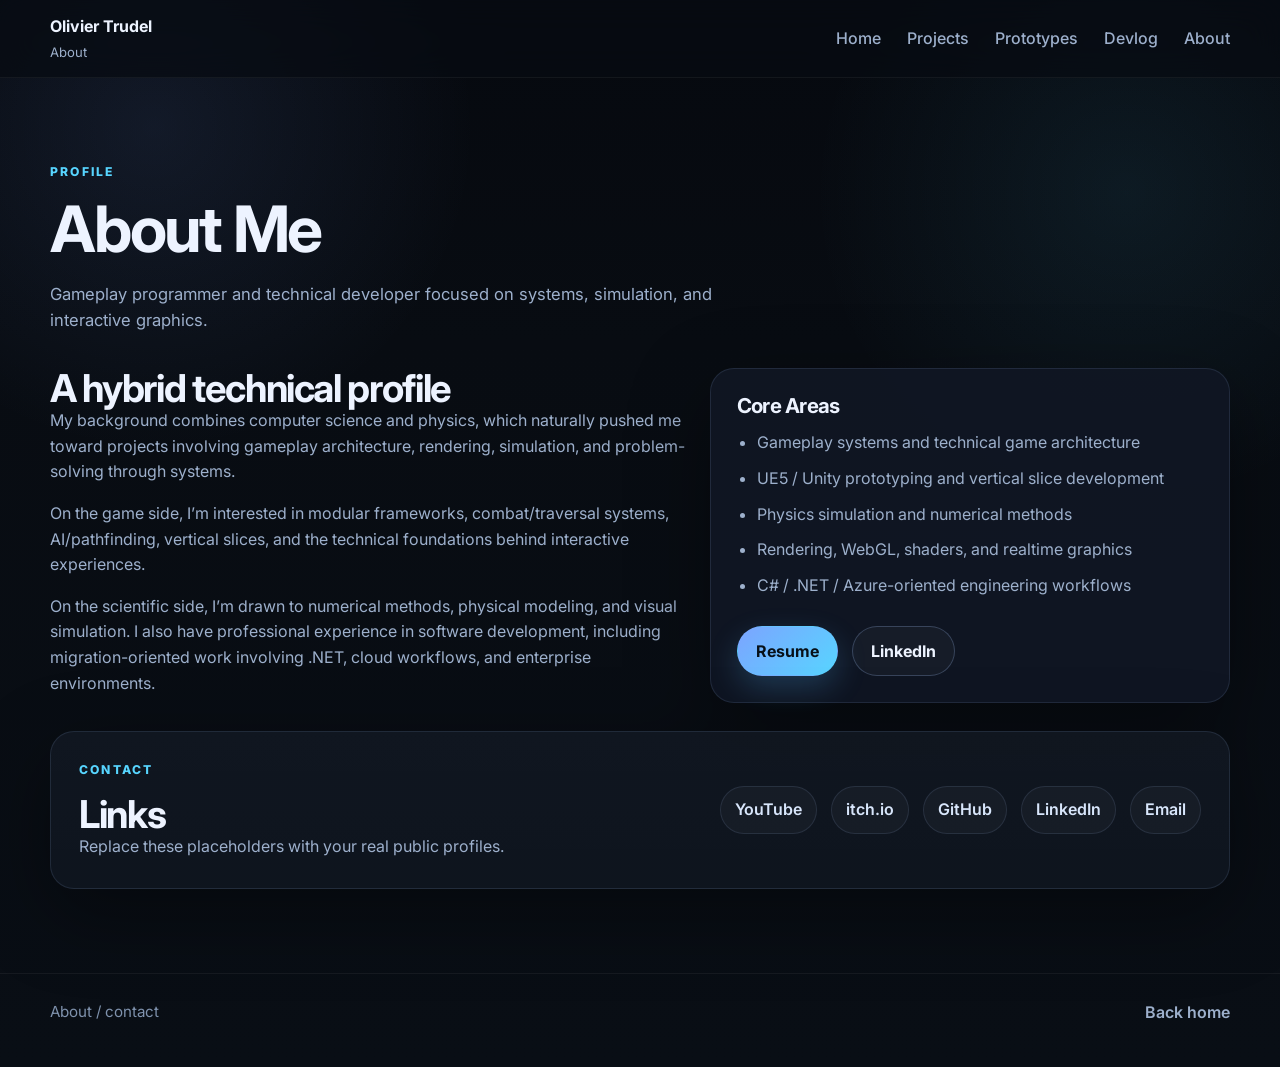
<file: about.html>
<!DOCTYPE html>
<html lang="en">
<head>
    <meta charset="UTF-8" />
    <meta name="viewport" content="width=device-width, initial-scale=1.0" />
    <title>About — Olivier Trudel</title>
    <link rel="preconnect" href="https://fonts.googleapis.com" />
    <link rel="preconnect" href="https://fonts.gstatic.com" crossorigin />
    <link
            href="https://fonts.googleapis.com/css2?family=Inter:wght@400;500;600;700;800&display=swap"
            rel="stylesheet"
    />
    <link rel="stylesheet" href="styles.css" />
</head>
<body>
<div class="page-noise"></div>

<header class="site-header">
    <div class="container nav">
        <a href="index.html" class="brand">
            <span class="brand-title">Olivier Trudel</span>
            <span class="brand-subtitle">About</span>
        </a>

        <button class="menu-toggle" id="menuToggle" aria-label="Toggle menu">
            <span></span>
            <span></span>
        </button>

        <nav class="nav-links" id="navLinks">
            <a href="index.html">Home</a>
            <a href="projects.html">Projects</a>
            <a href="prototypes.html">Prototypes</a>
            <a href="devlog.html">Devlog</a>
            <a href="about.html">About</a>
        </nav>
    </div>
</header>

<main class="section">
    <div class="container">
        <div class="page-intro reveal">
            <p class="eyebrow">Profile</p>
            <h1 class="page-title">About Me</h1>
            <p class="page-subtitle">
                Gameplay programmer and technical developer focused on systems, simulation, and interactive graphics.
            </p>
        </div>

        <div class="about-grid">
            <div class="about-copy reveal">
                <h2>A hybrid technical profile</h2>
                <p>
                    My background combines computer science and physics, which naturally pushed me toward
                    projects involving gameplay architecture, rendering, simulation, and problem-solving through systems.
                </p>
                <p>
                    On the game side, I’m interested in modular frameworks, combat/traversal systems,
                    AI/pathfinding, vertical slices, and the technical foundations behind interactive experiences.
                </p>
                <p>
                    On the scientific side, I’m drawn to numerical methods, physical modeling, and visual simulation.
                    I also have professional experience in software development, including migration-oriented work
                    involving .NET, cloud workflows, and enterprise environments.
                </p>
            </div>

            <div class="about-card reveal">
                <h3>Core Areas</h3>
                <ul>
                    <li>Gameplay systems and technical game architecture</li>
                    <li>UE5 / Unity prototyping and vertical slice development</li>
                    <li>Physics simulation and numerical methods</li>
                    <li>Rendering, WebGL, shaders, and realtime graphics</li>
                    <li>C# / .NET / Azure-oriented engineering workflows</li>
                </ul>

                <div class="about-actions">
                    <a href="#" class="btn btn-primary">Resume</a>
                    <a href="#" class="btn btn-secondary">LinkedIn</a>
                </div>
            </div>
        </div>

        <div class="contact-panel reveal contact-panel-alone">
            <div>
                <p class="eyebrow">Contact</p>
                <h2>Links</h2>
                <p>Replace these placeholders with your real public profiles.</p>
            </div>

            <div class="contact-links">
                <a href="#">YouTube</a>
                <a href="#">itch.io</a>
                <a href="#">GitHub</a>
                <a href="#">LinkedIn</a>
                <a href="#">Email</a>
            </div>
        </div>
    </div>
</main>

<footer class="site-footer">
    <div class="container footer-row">
        <p>About / contact</p>
        <a href="index.html" class="back-top">Back home</a>
    </div>
</footer>

<script src="script.js"></script>
</body>
</html>
</file>
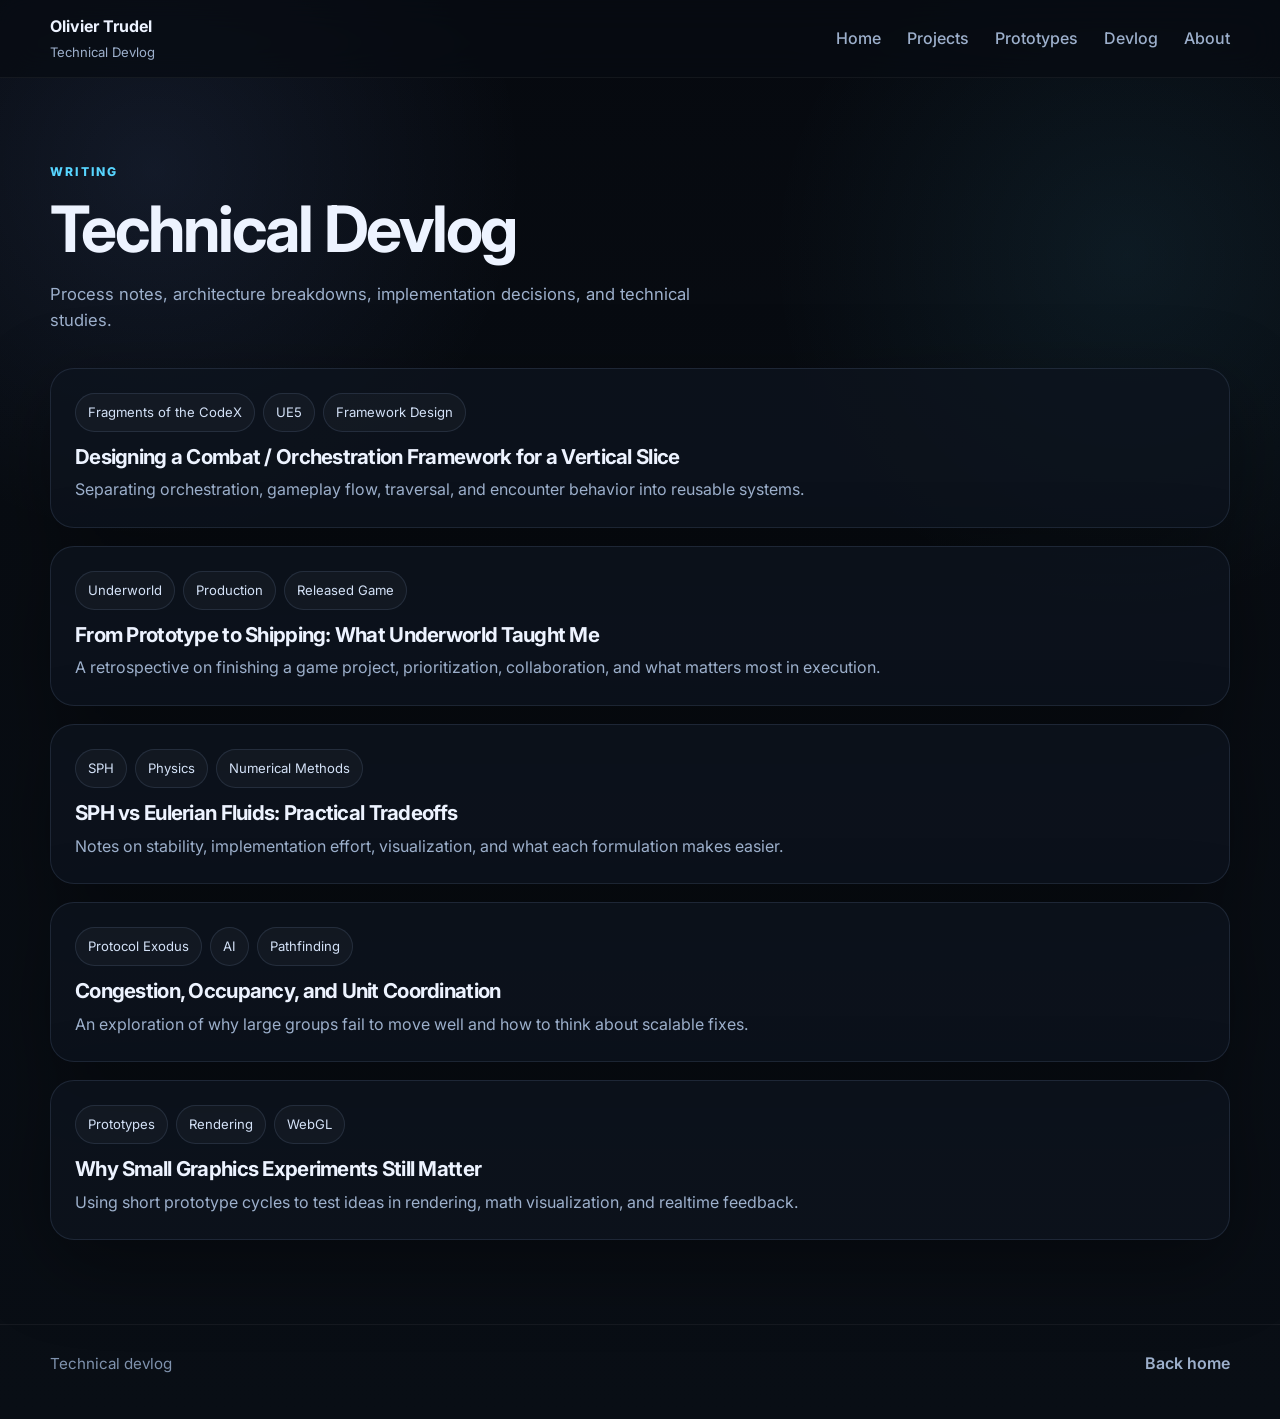
<file: devlog.html>
<!DOCTYPE html>
<html lang="en">
<head>
    <meta charset="UTF-8" />
    <meta name="viewport" content="width=device-width, initial-scale=1.0" />
    <title>Devlog — Olivier Trudel</title>
    <link rel="preconnect" href="https://fonts.googleapis.com" />
    <link rel="preconnect" href="https://fonts.gstatic.com" crossorigin />
    <link
            href="https://fonts.googleapis.com/css2?family=Inter:wght@400;500;600;700;800&display=swap"
            rel="stylesheet"
    />
    <link rel="stylesheet" href="styles.css" />
</head>
<body>
<div class="page-noise"></div>

<header class="site-header">
    <div class="container nav">
        <a href="index.html" class="brand">
            <span class="brand-title">Olivier Trudel</span>
            <span class="brand-subtitle">Technical Devlog</span>
        </a>

        <button class="menu-toggle" id="menuToggle" aria-label="Toggle menu">
            <span></span>
            <span></span>
        </button>

        <nav class="nav-links" id="navLinks">
            <a href="index.html">Home</a>
            <a href="projects.html">Projects</a>
            <a href="prototypes.html">Prototypes</a>
            <a href="devlog.html">Devlog</a>
            <a href="about.html">About</a>
        </nav>
    </div>
</header>

<main class="section">
    <div class="container">
        <div class="page-intro reveal">
            <p class="eyebrow">Writing</p>
            <h1 class="page-title">Technical Devlog</h1>
            <p class="page-subtitle">
                Process notes, architecture breakdowns, implementation decisions, and technical studies.
            </p>
        </div>

        <div class="devlog-list large-devlog-list">
            <article class="devlog-card reveal">
                <div class="devlog-meta">
                    <span>Fragments of the CodeX</span>
                    <span>UE5</span>
                    <span>Framework Design</span>
                </div>
                <h3><a href="fragments-codex.html">Designing a Combat / Orchestration Framework for a Vertical Slice</a></h3>
                <p>
                    Separating orchestration, gameplay flow, traversal, and encounter behavior into reusable systems.
                </p>
            </article>

            <article class="devlog-card reveal">
                <div class="devlog-meta">
                    <span>Underworld</span>
                    <span>Production</span>
                    <span>Released Game</span>
                </div>
                <h3><a href="underworld.html">From Prototype to Shipping: What Underworld Taught Me</a></h3>
                <p>
                    A retrospective on finishing a game project, prioritization, collaboration, and what matters most in execution.
                </p>
            </article>

            <article class="devlog-card reveal">
                <div class="devlog-meta">
                    <span>SPH</span>
                    <span>Physics</span>
                    <span>Numerical Methods</span>
                </div>
                <h3>SPH vs Eulerian Fluids: Practical Tradeoffs</h3>
                <p>
                    Notes on stability, implementation effort, visualization, and what each formulation makes easier.
                </p>
            </article>

            <article class="devlog-card reveal">
                <div class="devlog-meta">
                    <span>Protocol Exodus</span>
                    <span>AI</span>
                    <span>Pathfinding</span>
                </div>
                <h3>Congestion, Occupancy, and Unit Coordination</h3>
                <p>
                    An exploration of why large groups fail to move well and how to think about scalable fixes.
                </p>
            </article>

            <article class="devlog-card reveal">
                <div class="devlog-meta">
                    <span>Prototypes</span>
                    <span>Rendering</span>
                    <span>WebGL</span>
                </div>
                <h3>Why Small Graphics Experiments Still Matter</h3>
                <p>
                    Using short prototype cycles to test ideas in rendering, math visualization, and realtime feedback.
                </p>
            </article>
        </div>
    </div>
</main>

<footer class="site-footer">
    <div class="container footer-row">
        <p>Technical devlog</p>
        <a href="index.html" class="back-top">Back home</a>
    </div>
</footer>

<script src="script.js"></script>
</body>
</html>
</file>
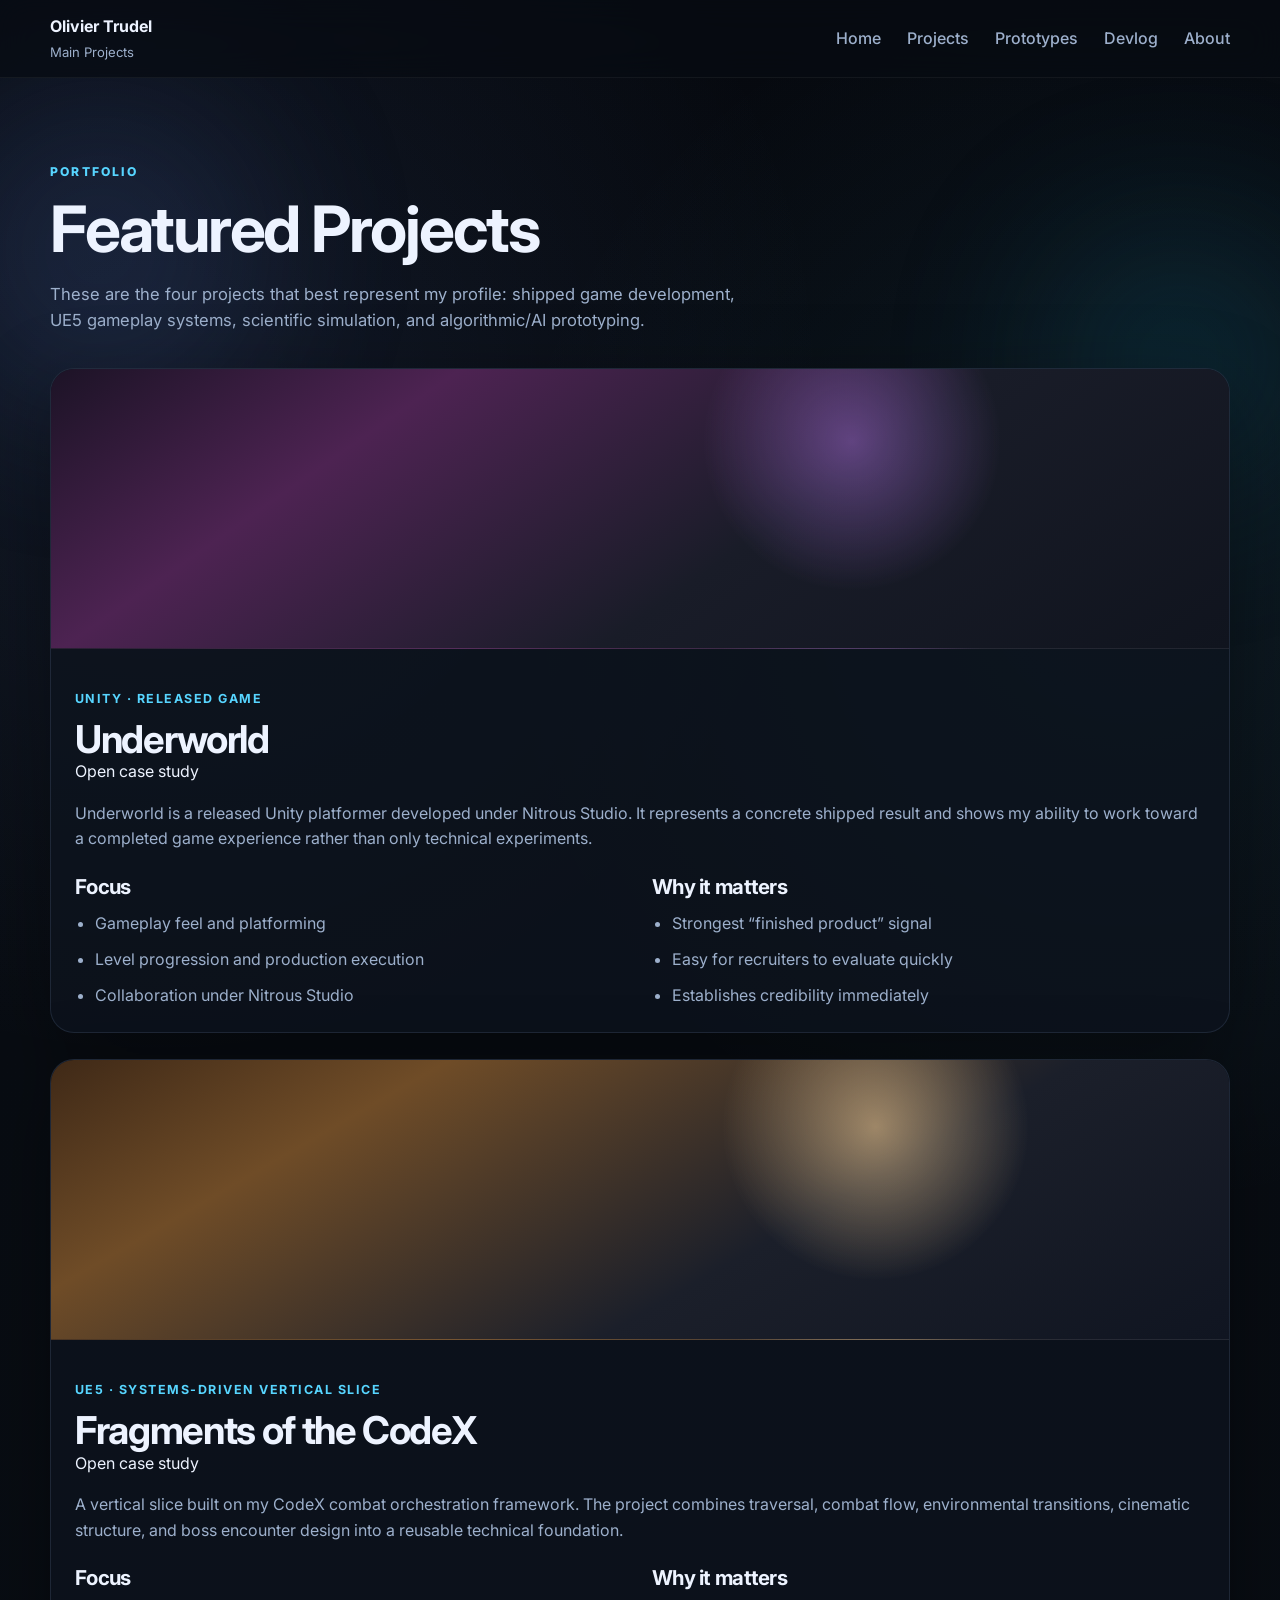
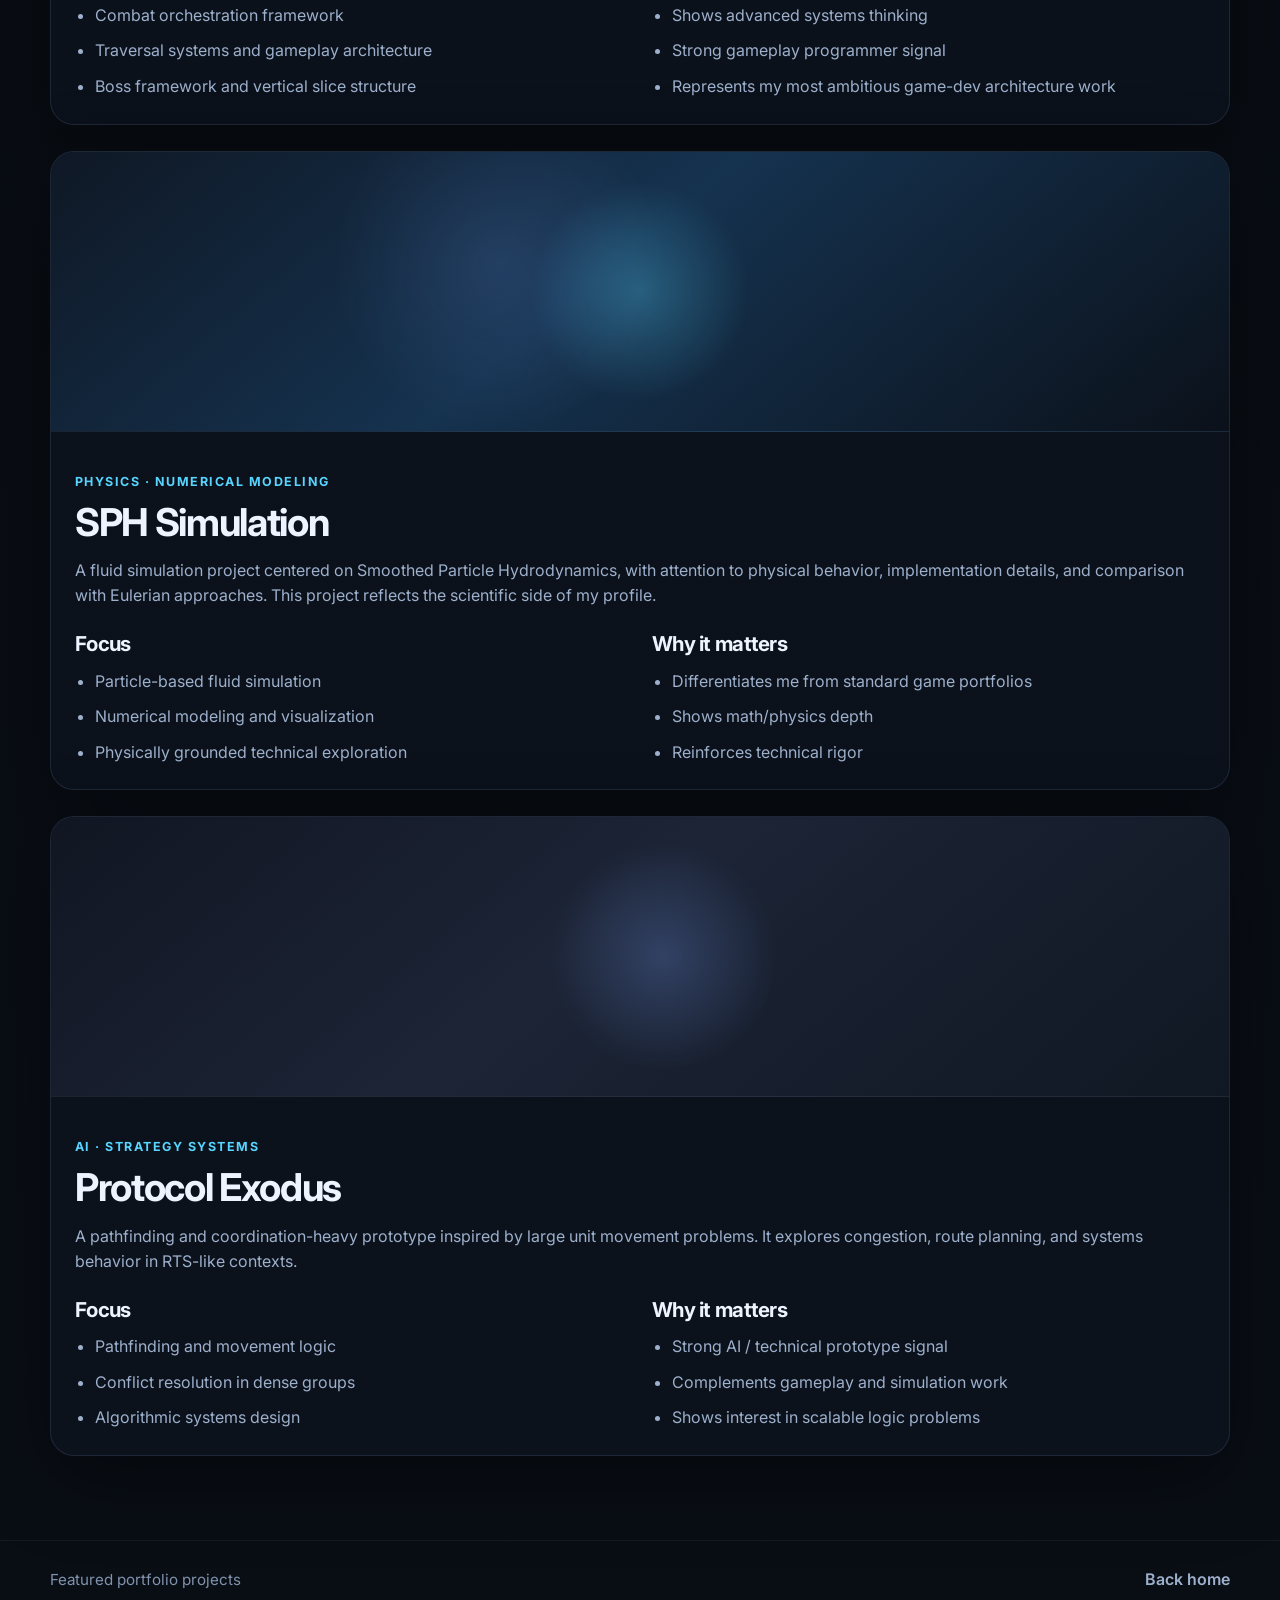
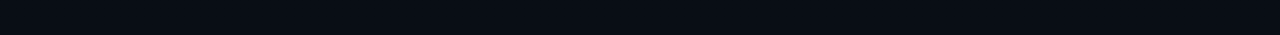
<file: projects.html>
<!DOCTYPE html>
<html lang="en">
<head>
    <meta charset="UTF-8" />
    <meta name="viewport" content="width=device-width, initial-scale=1.0" />
    <title>Projects — Olivier Trudel</title>
    <link rel="preconnect" href="https://fonts.googleapis.com" />
    <link rel="preconnect" href="https://fonts.gstatic.com" crossorigin />
    <link
            href="https://fonts.googleapis.com/css2?family=Inter:wght@400;500;600;700;800&display=swap"
            rel="stylesheet"
    />
    <link rel="stylesheet" href="styles.css" />
</head>
<body>
<div class="page-noise"></div>
<div class="page-glow glow-1"></div>
<div class="page-glow glow-2"></div>

<header class="site-header">
    <div class="container nav">
        <a href="index.html" class="brand">
            <span class="brand-title">Olivier Trudel</span>
            <span class="brand-subtitle">Main Projects</span>
        </a>

        <button class="menu-toggle" id="menuToggle" aria-label="Toggle menu">
            <span></span>
            <span></span>
        </button>

        <nav class="nav-links" id="navLinks">
            <a href="index.html">Home</a>
            <a href="projects.html">Projects</a>
            <a href="prototypes.html">Prototypes</a>
            <a href="devlog.html">Devlog</a>
            <a href="about.html">About</a>
        </nav>
    </div>
</header>

<main class="section">
    <div class="container">
        <div class="page-intro reveal">
            <p class="eyebrow">Portfolio</p>
            <h1 class="page-title">Featured Projects</h1>
            <p class="page-subtitle">
                These are the four projects that best represent my profile: shipped game development,
                UE5 gameplay systems, scientific simulation, and algorithmic/AI prototyping.
            </p>
        </div>

        <div class="case-list">
            <article class="case-card reveal">
                <div class="case-media media-underworld large"></div>
                <div class="case-content">
                    <p class="case-kicker">Unity · Released Game</p>
                    <h2>Underworld</h2>
                    <a href="underworld.html" class="case-study-link">Open case study</a>
                    <p>
                        Underworld is a released Unity platformer developed under Nitrous Studio.
                        It represents a concrete shipped result and shows my ability to work toward
                        a completed game experience rather than only technical experiments.
                    </p>

                    <div class="case-columns">
                        <div>
                            <h3>Focus</h3>
                            <ul>
                                <li>Gameplay feel and platforming</li>
                                <li>Level progression and production execution</li>
                                <li>Collaboration under Nitrous Studio</li>
                            </ul>
                        </div>
                        <div>
                            <h3>Why it matters</h3>
                            <ul>
                                <li>Strongest “finished product” signal</li>
                                <li>Easy for recruiters to evaluate quickly</li>
                                <li>Establishes credibility immediately</li>
                            </ul>
                        </div>
                    </div>
                </div>
            </article>

            <article class="case-card reveal">
                <div class="case-media media-fragments large"></div>
                <div class="case-content">
                    <p class="case-kicker">UE5 · Systems-Driven Vertical Slice</p>
                    <h2>Fragments of the CodeX</h2>
                    <a href="fragments-codex.html" class="case-study-link">Open case study</a>
                    <p>
                        A vertical slice built on my CodeX combat orchestration framework.
                        The project combines traversal, combat flow, environmental transitions,
                        cinematic structure, and boss encounter design into a reusable technical foundation.
                    </p>

                    <div class="case-columns">
                        <div>
                            <h3>Focus</h3>
                            <ul>
                                <li>Combat orchestration framework</li>
                                <li>Traversal systems and gameplay architecture</li>
                                <li>Boss framework and vertical slice structure</li>
                            </ul>
                        </div>
                        <div>
                            <h3>Why it matters</h3>
                            <ul>
                                <li>Shows advanced systems thinking</li>
                                <li>Strong gameplay programmer signal</li>
                                <li>Represents my most ambitious game-dev architecture work</li>
                            </ul>
                        </div>
                    </div>
                </div>
            </article>

            <article class="case-card reveal">
                <div class="case-media media-sph large"></div>
                <div class="case-content">
                    <p class="case-kicker">Physics · Numerical Modeling</p>
                    <h2>SPH Simulation</h2>
                    <p>
                        A fluid simulation project centered on Smoothed Particle Hydrodynamics,
                        with attention to physical behavior, implementation details, and comparison
                        with Eulerian approaches. This project reflects the scientific side of my profile.
                    </p>

                    <div class="case-columns">
                        <div>
                            <h3>Focus</h3>
                            <ul>
                                <li>Particle-based fluid simulation</li>
                                <li>Numerical modeling and visualization</li>
                                <li>Physically grounded technical exploration</li>
                            </ul>
                        </div>
                        <div>
                            <h3>Why it matters</h3>
                            <ul>
                                <li>Differentiates me from standard game portfolios</li>
                                <li>Shows math/physics depth</li>
                                <li>Reinforces technical rigor</li>
                            </ul>
                        </div>
                    </div>
                </div>
            </article>

            <article class="case-card reveal">
                <div class="case-media media-protocol large"></div>
                <div class="case-content">
                    <p class="case-kicker">AI · Strategy Systems</p>
                    <h2>Protocol Exodus</h2>
                    <p>
                        A pathfinding and coordination-heavy prototype inspired by large unit movement problems.
                        It explores congestion, route planning, and systems behavior in RTS-like contexts.
                    </p>

                    <div class="case-columns">
                        <div>
                            <h3>Focus</h3>
                            <ul>
                                <li>Pathfinding and movement logic</li>
                                <li>Conflict resolution in dense groups</li>
                                <li>Algorithmic systems design</li>
                            </ul>
                        </div>
                        <div>
                            <h3>Why it matters</h3>
                            <ul>
                                <li>Strong AI / technical prototype signal</li>
                                <li>Complements gameplay and simulation work</li>
                                <li>Shows interest in scalable logic problems</li>
                            </ul>
                        </div>
                    </div>
                </div>
            </article>
        </div>
    </div>
</main>

<footer class="site-footer">
    <div class="container footer-row">
        <p>Featured portfolio projects</p>
        <a href="index.html" class="back-top">Back home</a>
    </div>
</footer>

<script src="script.js"></script>
</body>
</html>
</file>
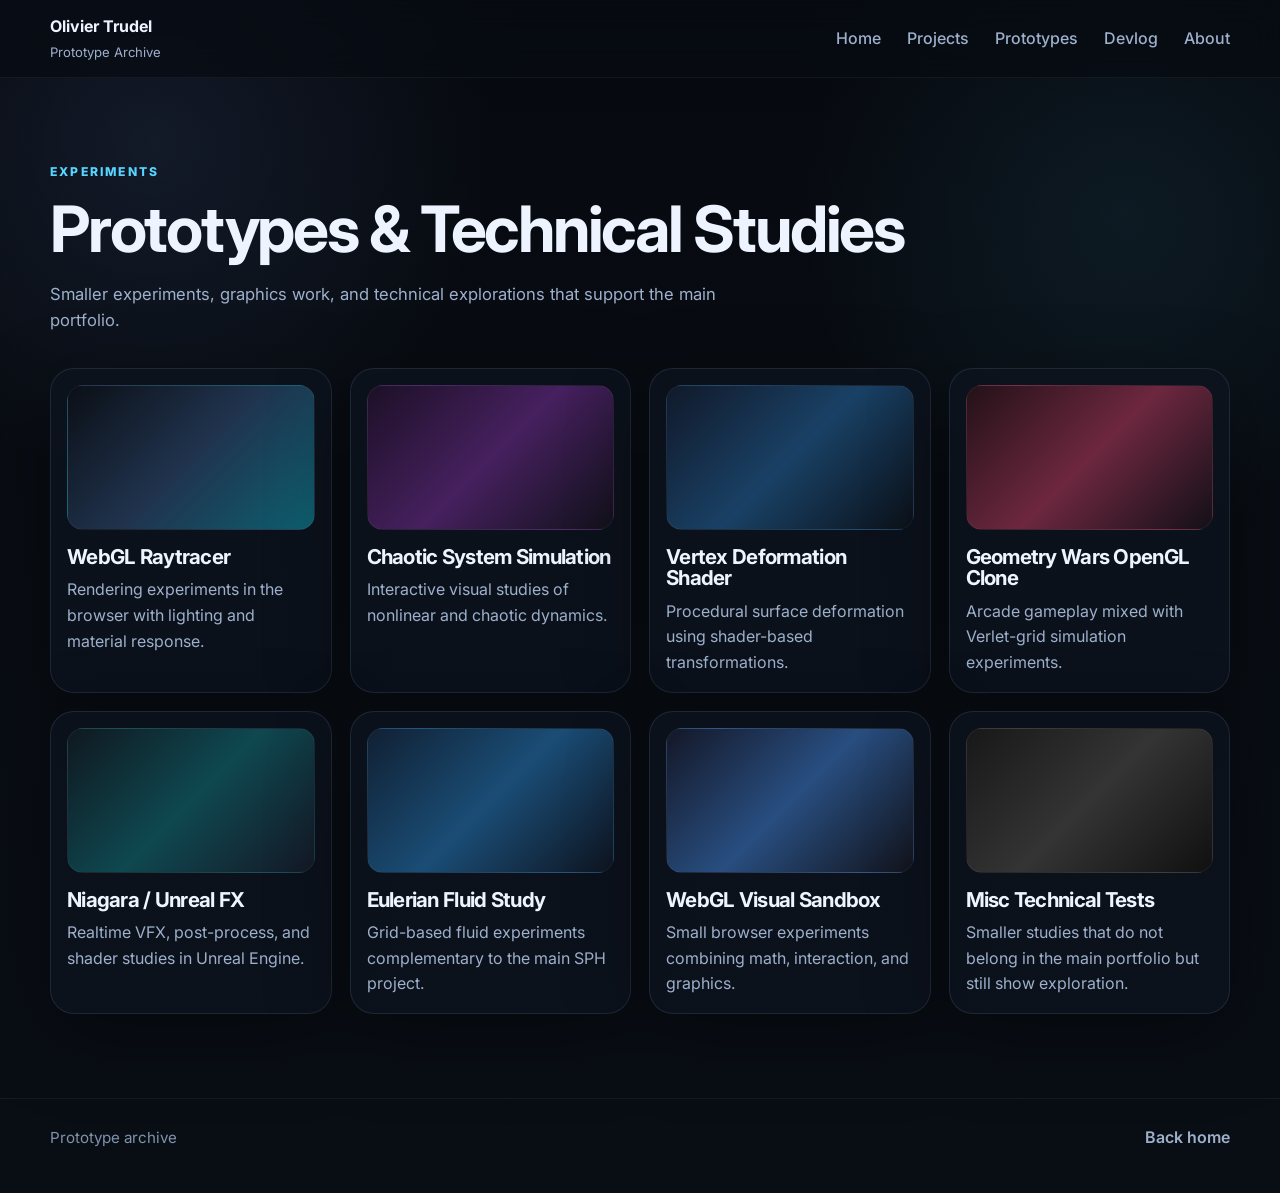
<file: prototypes.html>
<!DOCTYPE html>
<html lang="en">
<head>
    <meta charset="UTF-8" />
    <meta name="viewport" content="width=device-width, initial-scale=1.0" />
    <title>Prototypes — Olivier Trudel</title>
    <link rel="preconnect" href="https://fonts.googleapis.com" />
    <link rel="preconnect" href="https://fonts.gstatic.com" crossorigin />
    <link
            href="https://fonts.googleapis.com/css2?family=Inter:wght@400;500;600;700;800&display=swap"
            rel="stylesheet"
    />
    <link rel="stylesheet" href="styles.css" />
</head>
<body>
<div class="page-noise"></div>

<header class="site-header">
    <div class="container nav">
        <a href="index.html" class="brand">
            <span class="brand-title">Olivier Trudel</span>
            <span class="brand-subtitle">Prototype Archive</span>
        </a>

        <button class="menu-toggle" id="menuToggle" aria-label="Toggle menu">
            <span></span>
            <span></span>
        </button>

        <nav class="nav-links" id="navLinks">
            <a href="index.html">Home</a>
            <a href="projects.html">Projects</a>
            <a href="prototypes.html">Prototypes</a>
            <a href="devlog.html">Devlog</a>
            <a href="about.html">About</a>
        </nav>
    </div>
</header>

<main class="section">
    <div class="container">
        <div class="page-intro reveal">
            <p class="eyebrow">Experiments</p>
            <h1 class="page-title">Prototypes & Technical Studies</h1>
            <p class="page-subtitle">
                Smaller experiments, graphics work, and technical explorations that support the main portfolio.
            </p>
        </div>

        <div class="prototype-grid prototype-page-grid">
            <article class="prototype-card reveal">
                <div class="prototype-thumb thumb-ray"></div>
                <h3>WebGL Raytracer</h3>
                <p>Rendering experiments in the browser with lighting and material response.</p>
            </article>

            <article class="prototype-card reveal">
                <div class="prototype-thumb thumb-chaos"></div>
                <h3>Chaotic System Simulation</h3>
                <p>Interactive visual studies of nonlinear and chaotic dynamics.</p>
            </article>

            <article class="prototype-card reveal">
                <div class="prototype-thumb thumb-vertex"></div>
                <h3>Vertex Deformation Shader</h3>
                <p>Procedural surface deformation using shader-based transformations.</p>
            </article>

            <article class="prototype-card reveal">
                <div class="prototype-thumb thumb-geometry"></div>
                <h3>Geometry Wars OpenGL Clone</h3>
                <p>Arcade gameplay mixed with Verlet-grid simulation experiments.</p>
            </article>

            <article class="prototype-card reveal">
                <div class="prototype-thumb thumb-niagara"></div>
                <h3>Niagara / Unreal FX</h3>
                <p>Realtime VFX, post-process, and shader studies in Unreal Engine.</p>
            </article>

            <article class="prototype-card reveal">
                <div class="prototype-thumb thumb-fluid-alt"></div>
                <h3>Eulerian Fluid Study</h3>
                <p>Grid-based fluid experiments complementary to the main SPH project.</p>
            </article>

            <article class="prototype-card reveal">
                <div class="prototype-thumb thumb-webgl"></div>
                <h3>WebGL Visual Sandbox</h3>
                <p>Small browser experiments combining math, interaction, and graphics.</p>
            </article>

            <article class="prototype-card reveal">
                <div class="prototype-thumb thumb-misc"></div>
                <h3>Misc Technical Tests</h3>
                <p>Smaller studies that do not belong in the main portfolio but still show exploration.</p>
            </article>
        </div>
    </div>
</main>

<footer class="site-footer">
    <div class="container footer-row">
        <p>Prototype archive</p>
        <a href="index.html" class="back-top">Back home</a>
    </div>
</footer>

<script src="script.js"></script>
</body>
</html>
</file>
<file: styles.css>
@import url("css/base.css");
@import url("css/components.css");
@import url("css/home.css");
@import url("css/responsive.css");
</file>
